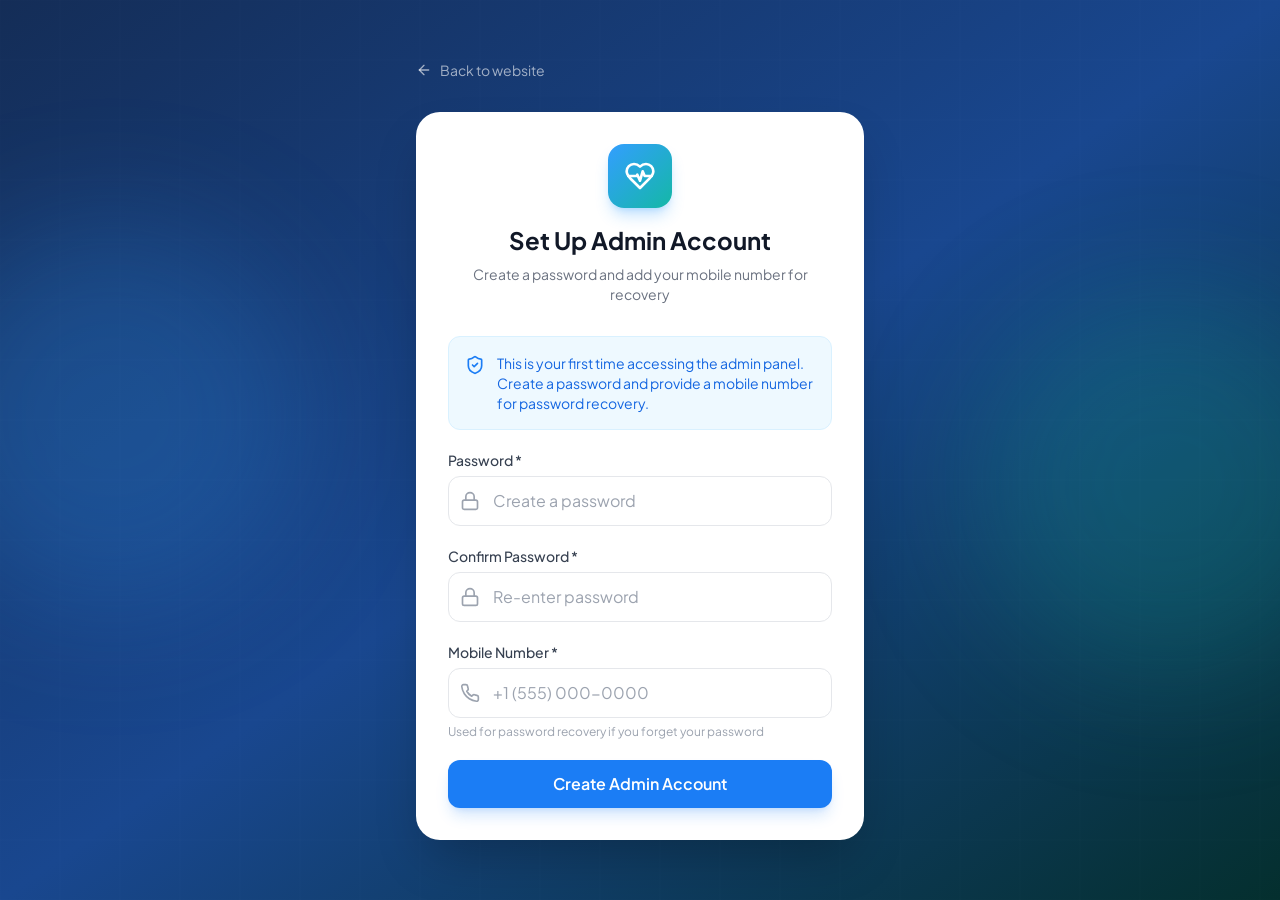
<file: admin/index.html>
<!DOCTYPE html>
<html lang="en">
<head>
  <meta charset="utf-8">
  <meta name="viewport" content="width=device-width, initial-scale=1.0">

  <!-- Admin panel: explicitly prevent indexing -->
  <meta name="robots" content="noindex, nofollow">
  <meta name="googlebot" content="noindex, nofollow">

  <link rel="icon" type="image/svg+xml" href="/images/favicon.svg">
  <title>Admin Panel | AK Kidney Care Center</title>

  <!-- No Open Graph, no canonical, no JSON-LD for admin -->

  <!-- Preconnect -->
  <link rel="preconnect" href="https://fonts.googleapis.com">
  <link rel="preconnect" href="https://fonts.gstatic.com" crossorigin>

  <script type="module" src="/js/index-ymsTlXBn.js"></script>
  <link rel="stylesheet" crossorigin href="/css/index-B47H-7tI.css">
</head>
<body>
  <div id="root"></div>
</body>
</html>
</file>
<file: css/index-B47H-7tI.css>
@import"https://fonts.googleapis.com/css2?family=Plus+Jakarta+Sans:wght@300;400;500;600;700;800&display=swap";*,:before,:after{--tw-border-spacing-x: 0;--tw-border-spacing-y: 0;--tw-translate-x: 0;--tw-translate-y: 0;--tw-rotate: 0;--tw-skew-x: 0;--tw-skew-y: 0;--tw-scale-x: 1;--tw-scale-y: 1;--tw-pan-x: ;--tw-pan-y: ;--tw-pinch-zoom: ;--tw-scroll-snap-strictness: proximity;--tw-gradient-from-position: ;--tw-gradient-via-position: ;--tw-gradient-to-position: ;--tw-ordinal: ;--tw-slashed-zero: ;--tw-numeric-figure: ;--tw-numeric-spacing: ;--tw-numeric-fraction: ;--tw-ring-inset: ;--tw-ring-offset-width: 0px;--tw-ring-offset-color: #fff;--tw-ring-color: rgb(59 130 246 / .5);--tw-ring-offset-shadow: 0 0 #0000;--tw-ring-shadow: 0 0 #0000;--tw-shadow: 0 0 #0000;--tw-shadow-colored: 0 0 #0000;--tw-blur: ;--tw-brightness: ;--tw-contrast: ;--tw-grayscale: ;--tw-hue-rotate: ;--tw-invert: ;--tw-saturate: ;--tw-sepia: ;--tw-drop-shadow: ;--tw-backdrop-blur: ;--tw-backdrop-brightness: ;--tw-backdrop-contrast: ;--tw-backdrop-grayscale: ;--tw-backdrop-hue-rotate: ;--tw-backdrop-invert: ;--tw-backdrop-opacity: ;--tw-backdrop-saturate: ;--tw-backdrop-sepia: ;--tw-contain-size: ;--tw-contain-layout: ;--tw-contain-paint: ;--tw-contain-style: }::backdrop{--tw-border-spacing-x: 0;--tw-border-spacing-y: 0;--tw-translate-x: 0;--tw-translate-y: 0;--tw-rotate: 0;--tw-skew-x: 0;--tw-skew-y: 0;--tw-scale-x: 1;--tw-scale-y: 1;--tw-pan-x: ;--tw-pan-y: ;--tw-pinch-zoom: ;--tw-scroll-snap-strictness: proximity;--tw-gradient-from-position: ;--tw-gradient-via-position: ;--tw-gradient-to-position: ;--tw-ordinal: ;--tw-slashed-zero: ;--tw-numeric-figure: ;--tw-numeric-spacing: ;--tw-numeric-fraction: ;--tw-ring-inset: ;--tw-ring-offset-width: 0px;--tw-ring-offset-color: #fff;--tw-ring-color: rgb(59 130 246 / .5);--tw-ring-offset-shadow: 0 0 #0000;--tw-ring-shadow: 0 0 #0000;--tw-shadow: 0 0 #0000;--tw-shadow-colored: 0 0 #0000;--tw-blur: ;--tw-brightness: ;--tw-contrast: ;--tw-grayscale: ;--tw-hue-rotate: ;--tw-invert: ;--tw-saturate: ;--tw-sepia: ;--tw-drop-shadow: ;--tw-backdrop-blur: ;--tw-backdrop-brightness: ;--tw-backdrop-contrast: ;--tw-backdrop-grayscale: ;--tw-backdrop-hue-rotate: ;--tw-backdrop-invert: ;--tw-backdrop-opacity: ;--tw-backdrop-saturate: ;--tw-backdrop-sepia: ;--tw-contain-size: ;--tw-contain-layout: ;--tw-contain-paint: ;--tw-contain-style: }*,:before,:after{box-sizing:border-box;border-width:0;border-style:solid;border-color:#e5e7eb}:before,:after{--tw-content: ""}html,:host{line-height:1.5;-webkit-text-size-adjust:100%;-moz-tab-size:4;-o-tab-size:4;tab-size:4;font-family:Plus Jakarta Sans,system-ui,sans-serif;font-feature-settings:normal;font-variation-settings:normal;-webkit-tap-highlight-color:transparent}body{margin:0;line-height:inherit}hr{height:0;color:inherit;border-top-width:1px}abbr:where([title]){-webkit-text-decoration:underline dotted;text-decoration:underline dotted}h1,h2,h3,h4,h5,h6{font-size:inherit;font-weight:inherit}a{color:inherit;text-decoration:inherit}b,strong{font-weight:bolder}code,kbd,samp,pre{font-family:ui-monospace,SFMono-Regular,Menlo,Monaco,Consolas,Liberation Mono,Courier New,monospace;font-feature-settings:normal;font-variation-settings:normal;font-size:1em}small{font-size:80%}sub,sup{font-size:75%;line-height:0;position:relative;vertical-align:baseline}sub{bottom:-.25em}sup{top:-.5em}table{text-indent:0;border-color:inherit;border-collapse:collapse}button,input,optgroup,select,textarea{font-family:inherit;font-feature-settings:inherit;font-variation-settings:inherit;font-size:100%;font-weight:inherit;line-height:inherit;letter-spacing:inherit;color:inherit;margin:0;padding:0}button,select{text-transform:none}button,input:where([type=button]),input:where([type=reset]),input:where([type=submit]){-webkit-appearance:button;background-color:transparent;background-image:none}:-moz-focusring{outline:auto}:-moz-ui-invalid{box-shadow:none}progress{vertical-align:baseline}::-webkit-inner-spin-button,::-webkit-outer-spin-button{height:auto}[type=search]{-webkit-appearance:textfield;outline-offset:-2px}::-webkit-search-decoration{-webkit-appearance:none}::-webkit-file-upload-button{-webkit-appearance:button;font:inherit}summary{display:list-item}blockquote,dl,dd,h1,h2,h3,h4,h5,h6,hr,figure,p,pre{margin:0}fieldset{margin:0;padding:0}legend{padding:0}ol,ul,menu{list-style:none;margin:0;padding:0}dialog{padding:0}textarea{resize:vertical}input::-moz-placeholder,textarea::-moz-placeholder{opacity:1;color:#9ca3af}input::placeholder,textarea::placeholder{opacity:1;color:#9ca3af}button,[role=button]{cursor:pointer}:disabled{cursor:default}img,svg,video,canvas,audio,iframe,embed,object{display:block;vertical-align:middle}img,video{max-width:100%;height:auto}[hidden]:where(:not([hidden=until-found])){display:none}html{scroll-behavior:smooth}body{font-family:Plus Jakarta Sans,system-ui,sans-serif;-webkit-font-smoothing:antialiased;-moz-osx-font-smoothing:grayscale}h1,h2,h3,h4,h5,h6{line-height:1.2}.container-x{margin-left:auto;margin-right:auto;max-width:80rem;padding-left:1rem;padding-right:1rem}@media (min-width: 640px){.container-x{padding-left:1.5rem;padding-right:1.5rem}}@media (min-width: 1024px){.container-x{padding-left:2rem;padding-right:2rem}}.btn-primary{display:inline-flex;align-items:center;justify-content:center;gap:.5rem;border-radius:.75rem;--tw-bg-opacity: 1;background-color:rgb(27 125 245 / var(--tw-bg-opacity, 1));padding:.75rem 1.5rem;font-weight:600;--tw-text-opacity: 1;color:rgb(255 255 255 / var(--tw-text-opacity, 1));--tw-shadow: 0 10px 15px -3px rgb(0 0 0 / .1), 0 4px 6px -4px rgb(0 0 0 / .1);--tw-shadow-colored: 0 10px 15px -3px var(--tw-shadow-color), 0 4px 6px -4px var(--tw-shadow-color);box-shadow:var(--tw-ring-offset-shadow, 0 0 #0000),var(--tw-ring-shadow, 0 0 #0000),var(--tw-shadow);--tw-shadow-color: rgb(27 125 245 / .2);--tw-shadow: var(--tw-shadow-colored);transition-property:all;transition-timing-function:cubic-bezier(.4,0,.2,1);transition-duration:.3s}.btn-primary:hover{--tw-translate-y: -.125rem;transform:translate(var(--tw-translate-x),var(--tw-translate-y)) rotate(var(--tw-rotate)) skew(var(--tw-skew-x)) skewY(var(--tw-skew-y)) scaleX(var(--tw-scale-x)) scaleY(var(--tw-scale-y));--tw-bg-opacity: 1;background-color:rgb(20 102 225 / var(--tw-bg-opacity, 1));--tw-shadow: 0 20px 25px -5px rgb(0 0 0 / .1), 0 8px 10px -6px rgb(0 0 0 / .1);--tw-shadow-colored: 0 20px 25px -5px var(--tw-shadow-color), 0 8px 10px -6px var(--tw-shadow-color);box-shadow:var(--tw-ring-offset-shadow, 0 0 #0000),var(--tw-ring-shadow, 0 0 #0000),var(--tw-shadow);--tw-shadow-color: rgb(27 125 245 / .3);--tw-shadow: var(--tw-shadow-colored)}.btn-primary:active{--tw-translate-y: 0px;transform:translate(var(--tw-translate-x),var(--tw-translate-y)) rotate(var(--tw-rotate)) skew(var(--tw-skew-x)) skewY(var(--tw-skew-y)) scaleX(var(--tw-scale-x)) scaleY(var(--tw-scale-y))}.btn-secondary{display:inline-flex;align-items:center;justify-content:center;gap:.5rem;border-radius:.75rem;border-width:2px;--tw-border-opacity: 1;border-color:rgb(217 241 255 / var(--tw-border-opacity, 1));--tw-bg-opacity: 1;background-color:rgb(255 255 255 / var(--tw-bg-opacity, 1));padding:.75rem 1.5rem;font-weight:600;--tw-text-opacity: 1;color:rgb(20 102 225 / var(--tw-text-opacity, 1));transition-property:all;transition-timing-function:cubic-bezier(.4,0,.2,1);transition-duration:.3s}.btn-secondary:hover{--tw-border-opacity: 1;border-color:rgb(142 214 255 / var(--tw-border-opacity, 1));--tw-bg-opacity: 1;background-color:rgb(238 249 255 / var(--tw-bg-opacity, 1))}.btn-ghost{display:inline-flex;align-items:center;justify-content:center;gap:.5rem;border-radius:.75rem;padding:.75rem 1.5rem;font-weight:600;--tw-text-opacity: 1;color:rgb(55 65 81 / var(--tw-text-opacity, 1));transition-property:all;transition-timing-function:cubic-bezier(.4,0,.2,1);transition-duration:.3s}.btn-ghost:hover{--tw-bg-opacity: 1;background-color:rgb(243 244 246 / var(--tw-bg-opacity, 1))}.card{border-radius:1rem;border-width:1px;--tw-border-opacity: 1;border-color:rgb(243 244 246 / var(--tw-border-opacity, 1));--tw-bg-opacity: 1;background-color:rgb(255 255 255 / var(--tw-bg-opacity, 1));--tw-shadow: 0 1px 2px 0 rgb(0 0 0 / .05);--tw-shadow-colored: 0 1px 2px 0 var(--tw-shadow-color);box-shadow:var(--tw-ring-offset-shadow, 0 0 #0000),var(--tw-ring-shadow, 0 0 #0000),var(--tw-shadow);transition-property:all;transition-timing-function:cubic-bezier(.4,0,.2,1);transition-duration:.3s}.input-field{width:100%;border-radius:.75rem;border-width:1px;--tw-border-opacity: 1;border-color:rgb(229 231 235 / var(--tw-border-opacity, 1));--tw-bg-opacity: 1;background-color:rgb(255 255 255 / var(--tw-bg-opacity, 1));padding:.75rem 1rem;--tw-text-opacity: 1;color:rgb(17 24 39 / var(--tw-text-opacity, 1))}.input-field::-moz-placeholder{--tw-placeholder-opacity: 1;color:rgb(156 163 175 / var(--tw-placeholder-opacity, 1))}.input-field::placeholder{--tw-placeholder-opacity: 1;color:rgb(156 163 175 / var(--tw-placeholder-opacity, 1))}.input-field{transition-property:all;transition-timing-function:cubic-bezier(.4,0,.2,1);transition-duration:.2s}.input-field:focus{border-color:transparent;outline:2px solid transparent;outline-offset:2px;--tw-ring-offset-shadow: var(--tw-ring-inset) 0 0 0 var(--tw-ring-offset-width) var(--tw-ring-offset-color);--tw-ring-shadow: var(--tw-ring-inset) 0 0 0 calc(2px + var(--tw-ring-offset-width)) var(--tw-ring-color);box-shadow:var(--tw-ring-offset-shadow),var(--tw-ring-shadow),var(--tw-shadow, 0 0 #0000);--tw-ring-opacity: 1;--tw-ring-color: rgb(51 158 255 / var(--tw-ring-opacity, 1))}.section-padding{padding-top:5rem;padding-bottom:5rem}@media (min-width: 1024px){.section-padding{padding-top:7rem;padding-bottom:7rem}}.text-gradient{background-image:linear-gradient(to right,var(--tw-gradient-stops));--tw-gradient-from: #1b7df5 var(--tw-gradient-from-position);--tw-gradient-to: rgb(27 125 245 / 0) var(--tw-gradient-to-position);--tw-gradient-stops: var(--tw-gradient-from), var(--tw-gradient-to);--tw-gradient-to: #0d9488 var(--tw-gradient-to-position);-webkit-background-clip:text;background-clip:text;color:transparent}.sr-only{position:absolute;width:1px;height:1px;padding:0;margin:-1px;overflow:hidden;clip:rect(0,0,0,0);white-space:nowrap;border-width:0}.fixed{position:fixed}.absolute{position:absolute}.relative{position:relative}.sticky{position:sticky}.inset-0{top:0;right:0;bottom:0;left:0}.-bottom-8{bottom:-2rem}.-left-20{left:-5rem}.-left-6{left:-1.5rem}.-right-20{right:-5rem}.-right-4{right:-1rem}.-top-6{top:-1.5rem}.bottom-0{bottom:0}.bottom-1\/4{bottom:25%}.bottom-3{bottom:.75rem}.bottom-4{bottom:1rem}.left-0{left:0}.left-1\/2{left:50%}.left-3{left:.75rem}.left-4{left:1rem}.left-6{left:1.5rem}.right-0{right:0}.right-3{right:.75rem}.right-4{right:1rem}.right-6{right:1.5rem}.top-0{top:0}.top-1\/2{top:50%}.top-1\/4{top:25%}.top-24{top:6rem}.top-3{top:.75rem}.top-4{top:1rem}.-z-10{z-index:-10}.z-10{z-index:10}.z-20{z-index:20}.z-30{z-index:30}.z-40{z-index:40}.z-50{z-index:50}.mx-4{margin-left:1rem;margin-right:1rem}.mx-auto{margin-left:auto;margin-right:auto}.mb-1{margin-bottom:.25rem}.mb-1\.5{margin-bottom:.375rem}.mb-16{margin-bottom:4rem}.mb-2{margin-bottom:.5rem}.mb-3{margin-bottom:.75rem}.mb-4{margin-bottom:1rem}.mb-5{margin-bottom:1.25rem}.mb-6{margin-bottom:1.5rem}.mb-8{margin-bottom:2rem}.ml-auto{margin-left:auto}.mt-0\.5{margin-top:.125rem}.mt-1{margin-top:.25rem}.mt-1\.5{margin-top:.375rem}.mt-10{margin-top:2.5rem}.mt-16{margin-top:4rem}.mt-2{margin-top:.5rem}.mt-3{margin-top:.75rem}.mt-4{margin-top:1rem}.mt-5{margin-top:1.25rem}.mt-6{margin-top:1.5rem}.line-clamp-2{overflow:hidden;display:-webkit-box;-webkit-box-orient:vertical;-webkit-line-clamp:2}.line-clamp-3{overflow:hidden;display:-webkit-box;-webkit-box-orient:vertical;-webkit-line-clamp:3}.block{display:block}.inline-block{display:inline-block}.flex{display:flex}.inline-flex{display:inline-flex}.table{display:table}.grid{display:grid}.hidden{display:none}.h-10{height:2.5rem}.h-11{height:2.75rem}.h-12{height:3rem}.h-14{height:3.5rem}.h-16{height:4rem}.h-2{height:.5rem}.h-20{height:5rem}.h-24{height:6rem}.h-3{height:.75rem}.h-3\.5{height:.875rem}.h-4{height:1rem}.h-44{height:11rem}.h-48{height:12rem}.h-5{height:1.25rem}.h-56{height:14rem}.h-6{height:1.5rem}.h-64{height:16rem}.h-7{height:1.75rem}.h-72{height:18rem}.h-8{height:2rem}.h-80{height:20rem}.h-9{height:2.25rem}.h-96{height:24rem}.h-\[500px\]{height:500px}.h-auto{height:auto}.h-fit{height:-moz-fit-content;height:fit-content}.h-full{height:100%}.h-screen{height:100vh}.max-h-\[90vh\]{max-height:90vh}.min-h-screen{min-height:100vh}.w-10{width:2.5rem}.w-11{width:2.75rem}.w-12{width:3rem}.w-14{width:3.5rem}.w-16{width:4rem}.w-2{width:.5rem}.w-20{width:5rem}.w-24{width:6rem}.w-3{width:.75rem}.w-3\.5{width:.875rem}.w-4{width:1rem}.w-5{width:1.25rem}.w-6{width:1.5rem}.w-64{width:16rem}.w-7{width:1.75rem}.w-72{width:18rem}.w-8{width:2rem}.w-9{width:2.25rem}.w-96{width:24rem}.w-full{width:100%}.min-w-0{min-width:0px}.max-w-2xl{max-width:42rem}.max-w-4xl{max-width:56rem}.max-w-lg{max-width:32rem}.max-w-md{max-width:28rem}.max-w-xs{max-width:20rem}.flex-1{flex:1 1 0%}.flex-shrink-0{flex-shrink:0}.-translate-x-full{--tw-translate-x: -100%;transform:translate(var(--tw-translate-x),var(--tw-translate-y)) rotate(var(--tw-rotate)) skew(var(--tw-skew-x)) skewY(var(--tw-skew-y)) scaleX(var(--tw-scale-x)) scaleY(var(--tw-scale-y))}.-translate-y-1\/2{--tw-translate-y: -50%;transform:translate(var(--tw-translate-x),var(--tw-translate-y)) rotate(var(--tw-rotate)) skew(var(--tw-skew-x)) skewY(var(--tw-skew-y)) scaleX(var(--tw-scale-x)) scaleY(var(--tw-scale-y))}.translate-x-0{--tw-translate-x: 0px;transform:translate(var(--tw-translate-x),var(--tw-translate-y)) rotate(var(--tw-rotate)) skew(var(--tw-skew-x)) skewY(var(--tw-skew-y)) scaleX(var(--tw-scale-x)) scaleY(var(--tw-scale-y))}.transform{transform:translate(var(--tw-translate-x),var(--tw-translate-y)) rotate(var(--tw-rotate)) skew(var(--tw-skew-x)) skewY(var(--tw-skew-y)) scaleX(var(--tw-scale-x)) scaleY(var(--tw-scale-y))}@keyframes fadeIn{0%{opacity:0}to{opacity:1}}.animate-fade-in{animation:fadeIn .6s ease-out}@keyframes fadeInDown{0%{opacity:0;transform:translateY(-30px)}to{opacity:1;transform:translateY(0)}}.animate-fade-in-down{animation:fadeInDown .6s ease-out}@keyframes fadeInUp{0%{opacity:0;transform:translateY(30px)}to{opacity:1;transform:translateY(0)}}.animate-fade-in-up{animation:fadeInUp .6s ease-out}@keyframes float{0%,to{transform:translateY(0)}50%{transform:translateY(-20px)}}.animate-float{animation:float 6s ease-in-out infinite}@keyframes pulse{50%{opacity:.5}}.animate-pulse-slow{animation:pulse 4s ease-in-out infinite}@keyframes scaleIn{0%{opacity:0;transform:scale(.95)}to{opacity:1;transform:scale(1)}}.animate-scale-in{animation:scaleIn .3s ease-out}@keyframes spin{to{transform:rotate(360deg)}}.animate-spin{animation:spin 1s linear infinite}.cursor-default{cursor:default}.cursor-pointer{cursor:pointer}.resize-none{resize:none}.grid-cols-2{grid-template-columns:repeat(2,minmax(0,1fr))}.grid-cols-6{grid-template-columns:repeat(6,minmax(0,1fr))}.flex-col{flex-direction:column}.flex-wrap{flex-wrap:wrap}.items-start{align-items:flex-start}.items-center{align-items:center}.justify-center{justify-content:center}.justify-between{justify-content:space-between}.gap-0\.5{gap:.125rem}.gap-1{gap:.25rem}.gap-1\.5{gap:.375rem}.gap-12{gap:3rem}.gap-16{gap:4rem}.gap-2{gap:.5rem}.gap-3{gap:.75rem}.gap-4{gap:1rem}.gap-5{gap:1.25rem}.gap-6{gap:1.5rem}.gap-8{gap:2rem}.space-y-1>:not([hidden])~:not([hidden]){--tw-space-y-reverse: 0;margin-top:calc(.25rem * calc(1 - var(--tw-space-y-reverse)));margin-bottom:calc(.25rem * var(--tw-space-y-reverse))}.space-y-3>:not([hidden])~:not([hidden]){--tw-space-y-reverse: 0;margin-top:calc(.75rem * calc(1 - var(--tw-space-y-reverse)));margin-bottom:calc(.75rem * var(--tw-space-y-reverse))}.space-y-4>:not([hidden])~:not([hidden]){--tw-space-y-reverse: 0;margin-top:calc(1rem * calc(1 - var(--tw-space-y-reverse)));margin-bottom:calc(1rem * var(--tw-space-y-reverse))}.space-y-5>:not([hidden])~:not([hidden]){--tw-space-y-reverse: 0;margin-top:calc(1.25rem * calc(1 - var(--tw-space-y-reverse)));margin-bottom:calc(1.25rem * var(--tw-space-y-reverse))}.space-y-6>:not([hidden])~:not([hidden]){--tw-space-y-reverse: 0;margin-top:calc(1.5rem * calc(1 - var(--tw-space-y-reverse)));margin-bottom:calc(1.5rem * var(--tw-space-y-reverse))}.space-y-8>:not([hidden])~:not([hidden]){--tw-space-y-reverse: 0;margin-top:calc(2rem * calc(1 - var(--tw-space-y-reverse)));margin-bottom:calc(2rem * var(--tw-space-y-reverse))}.divide-y>:not([hidden])~:not([hidden]){--tw-divide-y-reverse: 0;border-top-width:calc(1px * calc(1 - var(--tw-divide-y-reverse)));border-bottom-width:calc(1px * var(--tw-divide-y-reverse))}.divide-gray-50>:not([hidden])~:not([hidden]){--tw-divide-opacity: 1;border-color:rgb(249 250 251 / var(--tw-divide-opacity, 1))}.overflow-hidden{overflow:hidden}.overflow-x-auto{overflow-x:auto}.overflow-y-auto{overflow-y:auto}.truncate{overflow:hidden;text-overflow:ellipsis;white-space:nowrap}.whitespace-nowrap{white-space:nowrap}.rounded-2xl{border-radius:1rem}.rounded-3xl{border-radius:1.5rem}.rounded-full{border-radius:9999px}.rounded-lg{border-radius:.5rem}.rounded-xl{border-radius:.75rem}.border{border-width:1px}.border-2{border-width:2px}.border-4{border-width:4px}.border-b{border-bottom-width:1px}.border-t{border-top-width:1px}.\!border-white\/20{border-color:#fff3!important}.border-accent-200{--tw-border-opacity: 1;border-color:rgb(255 219 168 / var(--tw-border-opacity, 1))}.border-error-100{--tw-border-opacity: 1;border-color:rgb(254 226 226 / var(--tw-border-opacity, 1))}.border-gray-100{--tw-border-opacity: 1;border-color:rgb(243 244 246 / var(--tw-border-opacity, 1))}.border-gray-200{--tw-border-opacity: 1;border-color:rgb(229 231 235 / var(--tw-border-opacity, 1))}.border-primary-100{--tw-border-opacity: 1;border-color:rgb(217 241 255 / var(--tw-border-opacity, 1))}.border-primary-200{--tw-border-opacity: 1;border-color:rgb(188 230 255 / var(--tw-border-opacity, 1))}.border-primary-500{--tw-border-opacity: 1;border-color:rgb(51 158 255 / var(--tw-border-opacity, 1))}.border-success-100{--tw-border-opacity: 1;border-color:rgb(220 252 231 / var(--tw-border-opacity, 1))}.border-transparent{border-color:transparent}.border-white\/10{border-color:#ffffff1a}.border-white\/20{border-color:#fff3}.border-t-transparent{border-top-color:transparent}.\!bg-white\/10{background-color:#ffffff1a!important}.bg-accent-100{--tw-bg-opacity: 1;background-color:rgb(255 239 212 / var(--tw-bg-opacity, 1))}.bg-accent-500\/10{background-color:#fb840f1a}.bg-black\/50{background-color:#00000080}.bg-black\/60{background-color:#0009}.bg-error-100{--tw-bg-opacity: 1;background-color:rgb(254 226 226 / var(--tw-bg-opacity, 1))}.bg-error-50{--tw-bg-opacity: 1;background-color:rgb(254 242 242 / var(--tw-bg-opacity, 1))}.bg-error-500\/90{background-color:#ef4444e6}.bg-gray-100{--tw-bg-opacity: 1;background-color:rgb(243 244 246 / var(--tw-bg-opacity, 1))}.bg-gray-50{--tw-bg-opacity: 1;background-color:rgb(249 250 251 / var(--tw-bg-opacity, 1))}.bg-primary-100{--tw-bg-opacity: 1;background-color:rgb(217 241 255 / var(--tw-bg-opacity, 1))}.bg-primary-100\/40{background-color:#d9f1ff66}.bg-primary-100\/50{background-color:#d9f1ff80}.bg-primary-50{--tw-bg-opacity: 1;background-color:rgb(238 249 255 / var(--tw-bg-opacity, 1))}.bg-primary-50\/30{background-color:#eef9ff4d}.bg-primary-50\/50{background-color:#eef9ff80}.bg-primary-500{--tw-bg-opacity: 1;background-color:rgb(51 158 255 / var(--tw-bg-opacity, 1))}.bg-primary-500\/10{background-color:#339eff1a}.bg-primary-500\/20{background-color:#339eff33}.bg-primary-600{--tw-bg-opacity: 1;background-color:rgb(27 125 245 / var(--tw-bg-opacity, 1))}.bg-primary-950{--tw-bg-opacity: 1;background-color:rgb(20 45 87 / var(--tw-bg-opacity, 1))}.bg-secondary-100{--tw-bg-opacity: 1;background-color:rgb(204 251 241 / var(--tw-bg-opacity, 1))}.bg-secondary-100\/40{background-color:#ccfbf166}.bg-secondary-100\/50{background-color:#ccfbf180}.bg-secondary-50{--tw-bg-opacity: 1;background-color:rgb(240 253 250 / var(--tw-bg-opacity, 1))}.bg-secondary-500\/10{background-color:#14b8a61a}.bg-secondary-500\/20{background-color:#14b8a633}.bg-success-100{--tw-bg-opacity: 1;background-color:rgb(220 252 231 / var(--tw-bg-opacity, 1))}.bg-success-50{--tw-bg-opacity: 1;background-color:rgb(240 253 244 / var(--tw-bg-opacity, 1))}.bg-success-500\/90{background-color:#22c55ee6}.bg-transparent{background-color:transparent}.bg-white{--tw-bg-opacity: 1;background-color:rgb(255 255 255 / var(--tw-bg-opacity, 1))}.bg-white\/10{background-color:#ffffff1a}.bg-white\/20{background-color:#fff3}.bg-white\/5{background-color:#ffffff0d}.bg-white\/90{background-color:#ffffffe6}.bg-gradient-to-br{background-image:linear-gradient(to bottom right,var(--tw-gradient-stops))}.bg-gradient-to-t{background-image:linear-gradient(to top,var(--tw-gradient-stops))}.bg-grid-pattern{background-image:url("data:image/svg+xml,%3Csvg width='60' height='60' xmlns='http://www.w3.org/2000/svg'%3E%3Cpath d='M0 0h60v60H0z' fill='none' stroke='rgba(255,255,255,0.05)' stroke-width='1'/%3E%3C/svg%3E")}.from-accent-500{--tw-gradient-from: #fb840f var(--tw-gradient-from-position);--tw-gradient-to: rgb(251 132 15 / 0) var(--tw-gradient-to-position);--tw-gradient-stops: var(--tw-gradient-from), var(--tw-gradient-to)}.from-primary-100{--tw-gradient-from: #d9f1ff var(--tw-gradient-from-position);--tw-gradient-to: rgb(217 241 255 / 0) var(--tw-gradient-to-position);--tw-gradient-stops: var(--tw-gradient-from), var(--tw-gradient-to)}.from-primary-500{--tw-gradient-from: #339eff var(--tw-gradient-from-position);--tw-gradient-to: rgb(51 158 255 / 0) var(--tw-gradient-to-position);--tw-gradient-stops: var(--tw-gradient-from), var(--tw-gradient-to)}.from-primary-950{--tw-gradient-from: #142d57 var(--tw-gradient-from-position);--tw-gradient-to: rgb(20 45 87 / 0) var(--tw-gradient-to-position);--tw-gradient-stops: var(--tw-gradient-from), var(--tw-gradient-to)}.from-primary-950\/50{--tw-gradient-from: rgb(20 45 87 / .5) var(--tw-gradient-from-position);--tw-gradient-to: rgb(20 45 87 / 0) var(--tw-gradient-to-position);--tw-gradient-stops: var(--tw-gradient-from), var(--tw-gradient-to)}.from-primary-950\/60{--tw-gradient-from: rgb(20 45 87 / .6) var(--tw-gradient-from-position);--tw-gradient-to: rgb(20 45 87 / 0) var(--tw-gradient-to-position);--tw-gradient-stops: var(--tw-gradient-from), var(--tw-gradient-to)}.from-primary-950\/70{--tw-gradient-from: rgb(20 45 87 / .7) var(--tw-gradient-from-position);--tw-gradient-to: rgb(20 45 87 / 0) var(--tw-gradient-to-position);--tw-gradient-stops: var(--tw-gradient-from), var(--tw-gradient-to)}.from-primary-950\/80{--tw-gradient-from: rgb(20 45 87 / .8) var(--tw-gradient-from-position);--tw-gradient-to: rgb(20 45 87 / 0) var(--tw-gradient-to-position);--tw-gradient-stops: var(--tw-gradient-from), var(--tw-gradient-to)}.from-secondary-500{--tw-gradient-from: #14b8a6 var(--tw-gradient-from-position);--tw-gradient-to: rgb(20 184 166 / 0) var(--tw-gradient-to-position);--tw-gradient-stops: var(--tw-gradient-from), var(--tw-gradient-to)}.from-success-500{--tw-gradient-from: #22c55e var(--tw-gradient-from-position);--tw-gradient-to: rgb(34 197 94 / 0) var(--tw-gradient-to-position);--tw-gradient-stops: var(--tw-gradient-from), var(--tw-gradient-to)}.via-primary-900{--tw-gradient-to: rgb(25 71 143 / 0) var(--tw-gradient-to-position);--tw-gradient-stops: var(--tw-gradient-from), #19478f var(--tw-gradient-via-position), var(--tw-gradient-to)}.via-transparent{--tw-gradient-to: rgb(0 0 0 / 0) var(--tw-gradient-to-position);--tw-gradient-stops: var(--tw-gradient-from), transparent var(--tw-gradient-via-position), var(--tw-gradient-to)}.to-accent-600{--tw-gradient-to: #ec6707 var(--tw-gradient-to-position)}.to-primary-600{--tw-gradient-to: #1b7df5 var(--tw-gradient-to-position)}.to-secondary-100{--tw-gradient-to: #ccfbf1 var(--tw-gradient-to-position)}.to-secondary-500{--tw-gradient-to: #14b8a6 var(--tw-gradient-to-position)}.to-secondary-600{--tw-gradient-to: #0d9488 var(--tw-gradient-to-position)}.to-secondary-950{--tw-gradient-to: #042f2e var(--tw-gradient-to-position)}.to-success-600{--tw-gradient-to: #16a34a var(--tw-gradient-to-position)}.to-transparent{--tw-gradient-to: transparent var(--tw-gradient-to-position)}.fill-current{fill:currentColor}.object-cover{-o-object-fit:cover;object-fit:cover}.p-1{padding:.25rem}.p-12{padding:3rem}.p-2{padding:.5rem}.p-3{padding:.75rem}.p-4{padding:1rem}.p-5{padding:1.25rem}.p-6{padding:1.5rem}.p-8{padding:2rem}.\!px-4{padding-left:1rem!important;padding-right:1rem!important}.\!px-5{padding-left:1.25rem!important;padding-right:1.25rem!important}.\!py-2{padding-top:.5rem!important;padding-bottom:.5rem!important}.\!py-2\.5{padding-top:.625rem!important;padding-bottom:.625rem!important}.px-2\.5{padding-left:.625rem;padding-right:.625rem}.px-3{padding-left:.75rem;padding-right:.75rem}.px-4{padding-left:1rem;padding-right:1rem}.px-6{padding-left:1.5rem;padding-right:1.5rem}.py-0\.5{padding-top:.125rem;padding-bottom:.125rem}.py-1{padding-top:.25rem;padding-bottom:.25rem}.py-1\.5{padding-top:.375rem;padding-bottom:.375rem}.py-12{padding-top:3rem;padding-bottom:3rem}.py-16{padding-top:4rem;padding-bottom:4rem}.py-2{padding-top:.5rem;padding-bottom:.5rem}.py-2\.5{padding-top:.625rem;padding-bottom:.625rem}.py-20{padding-top:5rem;padding-bottom:5rem}.py-3{padding-top:.75rem;padding-bottom:.75rem}.py-4{padding-top:1rem;padding-bottom:1rem}.pb-16{padding-bottom:4rem}.pb-3{padding-bottom:.75rem}.pb-8{padding-bottom:2rem}.pl-11{padding-left:2.75rem}.pr-11{padding-right:2.75rem}.pt-20{padding-top:5rem}.pt-28{padding-top:7rem}.pt-8{padding-top:2rem}.text-left{text-align:left}.text-center{text-align:center}.text-right{text-align:right}.text-2xl{font-size:1.5rem;line-height:2rem}.text-3xl{font-size:1.875rem;line-height:2.25rem}.text-4xl{font-size:2.25rem;line-height:2.5rem}.text-lg{font-size:1.125rem;line-height:1.75rem}.text-sm{font-size:.875rem;line-height:1.25rem}.text-xl{font-size:1.25rem;line-height:1.75rem}.text-xs{font-size:.75rem;line-height:1rem}.font-bold{font-weight:700}.font-medium{font-weight:500}.font-semibold{font-weight:600}.uppercase{text-transform:uppercase}.capitalize{text-transform:capitalize}.leading-relaxed{line-height:1.625}.leading-tight{line-height:1.25}.tracking-wider{letter-spacing:.05em}.tracking-widest{letter-spacing:.1em}.\!text-white{--tw-text-opacity: 1 !important;color:rgb(255 255 255 / var(--tw-text-opacity, 1))!important}.text-accent-400{--tw-text-opacity: 1;color:rgb(255 160 55 / var(--tw-text-opacity, 1))}.text-accent-600{--tw-text-opacity: 1;color:rgb(236 103 7 / var(--tw-text-opacity, 1))}.text-accent-700{--tw-text-opacity: 1;color:rgb(196 76 8 / var(--tw-text-opacity, 1))}.text-error-600{--tw-text-opacity: 1;color:rgb(220 38 38 / var(--tw-text-opacity, 1))}.text-error-700{--tw-text-opacity: 1;color:rgb(185 28 28 / var(--tw-text-opacity, 1))}.text-gray-200{--tw-text-opacity: 1;color:rgb(229 231 235 / var(--tw-text-opacity, 1))}.text-gray-400{--tw-text-opacity: 1;color:rgb(156 163 175 / var(--tw-text-opacity, 1))}.text-gray-500{--tw-text-opacity: 1;color:rgb(107 114 128 / var(--tw-text-opacity, 1))}.text-gray-600{--tw-text-opacity: 1;color:rgb(75 85 99 / var(--tw-text-opacity, 1))}.text-gray-700{--tw-text-opacity: 1;color:rgb(55 65 81 / var(--tw-text-opacity, 1))}.text-gray-900{--tw-text-opacity: 1;color:rgb(17 24 39 / var(--tw-text-opacity, 1))}.text-primary-200{--tw-text-opacity: 1;color:rgb(188 230 255 / var(--tw-text-opacity, 1))}.text-primary-600{--tw-text-opacity: 1;color:rgb(27 125 245 / var(--tw-text-opacity, 1))}.text-primary-700{--tw-text-opacity: 1;color:rgb(20 102 225 / var(--tw-text-opacity, 1))}.text-secondary-300{--tw-text-opacity: 1;color:rgb(94 234 212 / var(--tw-text-opacity, 1))}.text-secondary-400{--tw-text-opacity: 1;color:rgb(45 212 191 / var(--tw-text-opacity, 1))}.text-secondary-400\/50{color:#2dd4bf80}.text-secondary-600{--tw-text-opacity: 1;color:rgb(13 148 136 / var(--tw-text-opacity, 1))}.text-secondary-700{--tw-text-opacity: 1;color:rgb(15 118 110 / var(--tw-text-opacity, 1))}.text-success-600{--tw-text-opacity: 1;color:rgb(22 163 74 / var(--tw-text-opacity, 1))}.text-success-700{--tw-text-opacity: 1;color:rgb(21 128 61 / var(--tw-text-opacity, 1))}.text-white{--tw-text-opacity: 1;color:rgb(255 255 255 / var(--tw-text-opacity, 1))}.text-white\/30{color:#ffffff4d}.text-white\/40{color:#fff6}.text-white\/50{color:#ffffff80}.text-white\/60{color:#fff9}.text-white\/70{color:#ffffffb3}.text-white\/80{color:#fffc}.text-white\/90{color:#ffffffe6}.opacity-20{opacity:.2}.opacity-30{opacity:.3}.shadow-2xl{--tw-shadow: 0 25px 50px -12px rgb(0 0 0 / .25);--tw-shadow-colored: 0 25px 50px -12px var(--tw-shadow-color);box-shadow:var(--tw-ring-offset-shadow, 0 0 #0000),var(--tw-ring-shadow, 0 0 #0000),var(--tw-shadow)}.shadow-lg{--tw-shadow: 0 10px 15px -3px rgb(0 0 0 / .1), 0 4px 6px -4px rgb(0 0 0 / .1);--tw-shadow-colored: 0 10px 15px -3px var(--tw-shadow-color), 0 4px 6px -4px var(--tw-shadow-color);box-shadow:var(--tw-ring-offset-shadow, 0 0 #0000),var(--tw-ring-shadow, 0 0 #0000),var(--tw-shadow)}.shadow-md{--tw-shadow: 0 4px 6px -1px rgb(0 0 0 / .1), 0 2px 4px -2px rgb(0 0 0 / .1);--tw-shadow-colored: 0 4px 6px -1px var(--tw-shadow-color), 0 2px 4px -2px var(--tw-shadow-color);box-shadow:var(--tw-ring-offset-shadow, 0 0 #0000),var(--tw-ring-shadow, 0 0 #0000),var(--tw-shadow)}.shadow-sm{--tw-shadow: 0 1px 2px 0 rgb(0 0 0 / .05);--tw-shadow-colored: 0 1px 2px 0 var(--tw-shadow-color);box-shadow:var(--tw-ring-offset-shadow, 0 0 #0000),var(--tw-ring-shadow, 0 0 #0000),var(--tw-shadow)}.shadow-xl{--tw-shadow: 0 20px 25px -5px rgb(0 0 0 / .1), 0 8px 10px -6px rgb(0 0 0 / .1);--tw-shadow-colored: 0 20px 25px -5px var(--tw-shadow-color), 0 8px 10px -6px var(--tw-shadow-color);box-shadow:var(--tw-ring-offset-shadow, 0 0 #0000),var(--tw-ring-shadow, 0 0 #0000),var(--tw-shadow)}.shadow-black\/5{--tw-shadow-color: rgb(0 0 0 / .05);--tw-shadow: var(--tw-shadow-colored)}.shadow-primary-500\/30{--tw-shadow-color: rgb(51 158 255 / .3);--tw-shadow: var(--tw-shadow-colored)}.shadow-primary-600\/30{--tw-shadow-color: rgb(27 125 245 / .3);--tw-shadow: var(--tw-shadow-colored)}.blur-3xl{--tw-blur: blur(64px);filter:var(--tw-blur) var(--tw-brightness) var(--tw-contrast) var(--tw-grayscale) var(--tw-hue-rotate) var(--tw-invert) var(--tw-saturate) var(--tw-sepia) var(--tw-drop-shadow)}.filter{filter:var(--tw-blur) var(--tw-brightness) var(--tw-contrast) var(--tw-grayscale) var(--tw-hue-rotate) var(--tw-invert) var(--tw-saturate) var(--tw-sepia) var(--tw-drop-shadow)}.backdrop-blur-sm{--tw-backdrop-blur: blur(4px);-webkit-backdrop-filter:var(--tw-backdrop-blur) var(--tw-backdrop-brightness) var(--tw-backdrop-contrast) var(--tw-backdrop-grayscale) var(--tw-backdrop-hue-rotate) var(--tw-backdrop-invert) var(--tw-backdrop-opacity) var(--tw-backdrop-saturate) var(--tw-backdrop-sepia);backdrop-filter:var(--tw-backdrop-blur) var(--tw-backdrop-brightness) var(--tw-backdrop-contrast) var(--tw-backdrop-grayscale) var(--tw-backdrop-hue-rotate) var(--tw-backdrop-invert) var(--tw-backdrop-opacity) var(--tw-backdrop-saturate) var(--tw-backdrop-sepia)}.transition-all{transition-property:all;transition-timing-function:cubic-bezier(.4,0,.2,1);transition-duration:.15s}.transition-colors{transition-property:color,background-color,border-color,text-decoration-color,fill,stroke;transition-timing-function:cubic-bezier(.4,0,.2,1);transition-duration:.15s}.transition-transform{transition-property:transform;transition-timing-function:cubic-bezier(.4,0,.2,1);transition-duration:.15s}.duration-200{transition-duration:.2s}.duration-300{transition-duration:.3s}.duration-500{transition-duration:.5s}.scrollbar-hide{-ms-overflow-style:none;scrollbar-width:none}.scrollbar-hide::-webkit-scrollbar{display:none}.glass{background:#ffffffb3;backdrop-filter:blur(12px);-webkit-backdrop-filter:blur(12px)}::-webkit-scrollbar{width:10px;height:10px}::-webkit-scrollbar-track{background:#f1f5f9}::-webkit-scrollbar-thumb{background:#cbd5e1;border-radius:5px}::-webkit-scrollbar-thumb:hover{background:#94a3b8}.hover\:-translate-y-1:hover{--tw-translate-y: -.25rem;transform:translate(var(--tw-translate-x),var(--tw-translate-y)) rotate(var(--tw-rotate)) skew(var(--tw-skew-x)) skewY(var(--tw-skew-y)) scaleX(var(--tw-scale-x)) scaleY(var(--tw-scale-y))}.hover\:\!border-white\/30:hover{border-color:#ffffff4d!important}.hover\:border-primary-300:hover{--tw-border-opacity: 1;border-color:rgb(142 214 255 / var(--tw-border-opacity, 1))}.hover\:\!bg-white\/20:hover{background-color:#fff3!important}.hover\:bg-error-100:hover{--tw-bg-opacity: 1;background-color:rgb(254 226 226 / var(--tw-bg-opacity, 1))}.hover\:bg-error-500\/20:hover{background-color:#ef444433}.hover\:bg-gray-100:hover{--tw-bg-opacity: 1;background-color:rgb(243 244 246 / var(--tw-bg-opacity, 1))}.hover\:bg-gray-200:hover{--tw-bg-opacity: 1;background-color:rgb(229 231 235 / var(--tw-bg-opacity, 1))}.hover\:bg-gray-50:hover{--tw-bg-opacity: 1;background-color:rgb(249 250 251 / var(--tw-bg-opacity, 1))}.hover\:bg-primary-100:hover{--tw-bg-opacity: 1;background-color:rgb(217 241 255 / var(--tw-bg-opacity, 1))}.hover\:bg-primary-50:hover{--tw-bg-opacity: 1;background-color:rgb(238 249 255 / var(--tw-bg-opacity, 1))}.hover\:bg-primary-50\/50:hover{background-color:#eef9ff80}.hover\:bg-primary-500:hover{--tw-bg-opacity: 1;background-color:rgb(51 158 255 / var(--tw-bg-opacity, 1))}.hover\:bg-success-100:hover{--tw-bg-opacity: 1;background-color:rgb(220 252 231 / var(--tw-bg-opacity, 1))}.hover\:bg-white\/10:hover{background-color:#ffffff1a}.hover\:bg-white\/30:hover{background-color:#ffffff4d}.hover\:text-error-600:hover{--tw-text-opacity: 1;color:rgb(220 38 38 / var(--tw-text-opacity, 1))}.hover\:text-gray-600:hover{--tw-text-opacity: 1;color:rgb(75 85 99 / var(--tw-text-opacity, 1))}.hover\:text-primary-600:hover{--tw-text-opacity: 1;color:rgb(27 125 245 / var(--tw-text-opacity, 1))}.hover\:text-primary-700:hover{--tw-text-opacity: 1;color:rgb(20 102 225 / var(--tw-text-opacity, 1))}.hover\:text-white:hover{--tw-text-opacity: 1;color:rgb(255 255 255 / var(--tw-text-opacity, 1))}.hover\:text-white\/80:hover{color:#fffc}.hover\:shadow-lg:hover{--tw-shadow: 0 10px 15px -3px rgb(0 0 0 / .1), 0 4px 6px -4px rgb(0 0 0 / .1);--tw-shadow-colored: 0 10px 15px -3px var(--tw-shadow-color), 0 4px 6px -4px var(--tw-shadow-color);box-shadow:var(--tw-ring-offset-shadow, 0 0 #0000),var(--tw-ring-shadow, 0 0 #0000),var(--tw-shadow)}.hover\:shadow-xl:hover{--tw-shadow: 0 20px 25px -5px rgb(0 0 0 / .1), 0 8px 10px -6px rgb(0 0 0 / .1);--tw-shadow-colored: 0 20px 25px -5px var(--tw-shadow-color), 0 8px 10px -6px var(--tw-shadow-color);box-shadow:var(--tw-ring-offset-shadow, 0 0 #0000),var(--tw-ring-shadow, 0 0 #0000),var(--tw-shadow)}.hover\:shadow-primary-100\/50:hover{--tw-shadow-color: rgb(217 241 255 / .5);--tw-shadow: var(--tw-shadow-colored)}.focus\:not-sr-only:focus{position:static;width:auto;height:auto;padding:0;margin:0;overflow:visible;clip:auto;white-space:normal}.focus\:fixed:focus{position:fixed}.focus\:left-4:focus{left:1rem}.focus\:top-4:focus{top:1rem}.focus\:z-\[100\]:focus{z-index:100}.focus\:rounded-lg:focus{border-radius:.5rem}.focus\:bg-primary-600:focus{--tw-bg-opacity: 1;background-color:rgb(27 125 245 / var(--tw-bg-opacity, 1))}.focus\:px-4:focus{padding-left:1rem;padding-right:1rem}.focus\:py-2:focus{padding-top:.5rem;padding-bottom:.5rem}.focus\:text-sm:focus{font-size:.875rem;line-height:1.25rem}.focus\:font-medium:focus{font-weight:500}.focus\:text-white:focus{--tw-text-opacity: 1;color:rgb(255 255 255 / var(--tw-text-opacity, 1))}.disabled\:cursor-not-allowed:disabled{cursor:not-allowed}.disabled\:opacity-50:disabled{opacity:.5}.disabled\:opacity-60:disabled{opacity:.6}.group:hover .group-hover\:translate-x-1{--tw-translate-x: .25rem;transform:translate(var(--tw-translate-x),var(--tw-translate-y)) rotate(var(--tw-rotate)) skew(var(--tw-skew-x)) skewY(var(--tw-skew-y)) scaleX(var(--tw-scale-x)) scaleY(var(--tw-scale-y))}.group:hover .group-hover\:scale-105{--tw-scale-x: 1.05;--tw-scale-y: 1.05;transform:translate(var(--tw-translate-x),var(--tw-translate-y)) rotate(var(--tw-rotate)) skew(var(--tw-skew-x)) skewY(var(--tw-skew-y)) scaleX(var(--tw-scale-x)) scaleY(var(--tw-scale-y))}.group:hover .group-hover\:scale-110{--tw-scale-x: 1.1;--tw-scale-y: 1.1;transform:translate(var(--tw-translate-x),var(--tw-translate-y)) rotate(var(--tw-rotate)) skew(var(--tw-skew-x)) skewY(var(--tw-skew-y)) scaleX(var(--tw-scale-x)) scaleY(var(--tw-scale-y))}.group:hover .group-hover\:gap-3{gap:.75rem}.group:hover .group-hover\:bg-primary-100{--tw-bg-opacity: 1;background-color:rgb(217 241 255 / var(--tw-bg-opacity, 1))}@media (min-width: 640px){.sm\:right-8{right:2rem}.sm\:block{display:block}.sm\:grid-cols-2{grid-template-columns:repeat(2,minmax(0,1fr))}.sm\:grid-cols-4{grid-template-columns:repeat(4,minmax(0,1fr))}.sm\:flex-row{flex-direction:row}.sm\:text-5xl{font-size:3rem;line-height:1}}@media (min-width: 768px){.md\:table-cell{display:table-cell}.md\:grid-cols-2{grid-template-columns:repeat(2,minmax(0,1fr))}}@media (min-width: 1024px){.lg\:sticky{position:sticky}.lg\:col-span-1{grid-column:span 1 / span 1}.lg\:flex{display:flex}.lg\:table-cell{display:table-cell}.lg\:hidden{display:none}.lg\:translate-x-0{--tw-translate-x: 0px;transform:translate(var(--tw-translate-x),var(--tw-translate-y)) rotate(var(--tw-rotate)) skew(var(--tw-skew-x)) skewY(var(--tw-skew-y)) scaleX(var(--tw-scale-x)) scaleY(var(--tw-scale-y))}.lg\:grid-cols-2{grid-template-columns:repeat(2,minmax(0,1fr))}.lg\:grid-cols-3{grid-template-columns:repeat(3,minmax(0,1fr))}.lg\:grid-cols-4{grid-template-columns:repeat(4,minmax(0,1fr))}.lg\:grid-cols-\[1fr_400px\]{grid-template-columns:1fr 400px}.lg\:grid-cols-\[220px_1fr\]{grid-template-columns:220px 1fr}.lg\:flex-col{flex-direction:column}.lg\:p-8{padding:2rem}.lg\:text-4xl{font-size:2.25rem;line-height:2.5rem}.lg\:text-6xl{font-size:3.75rem;line-height:1}.lg\:text-xl{font-size:1.25rem;line-height:1.75rem}}
</file>
